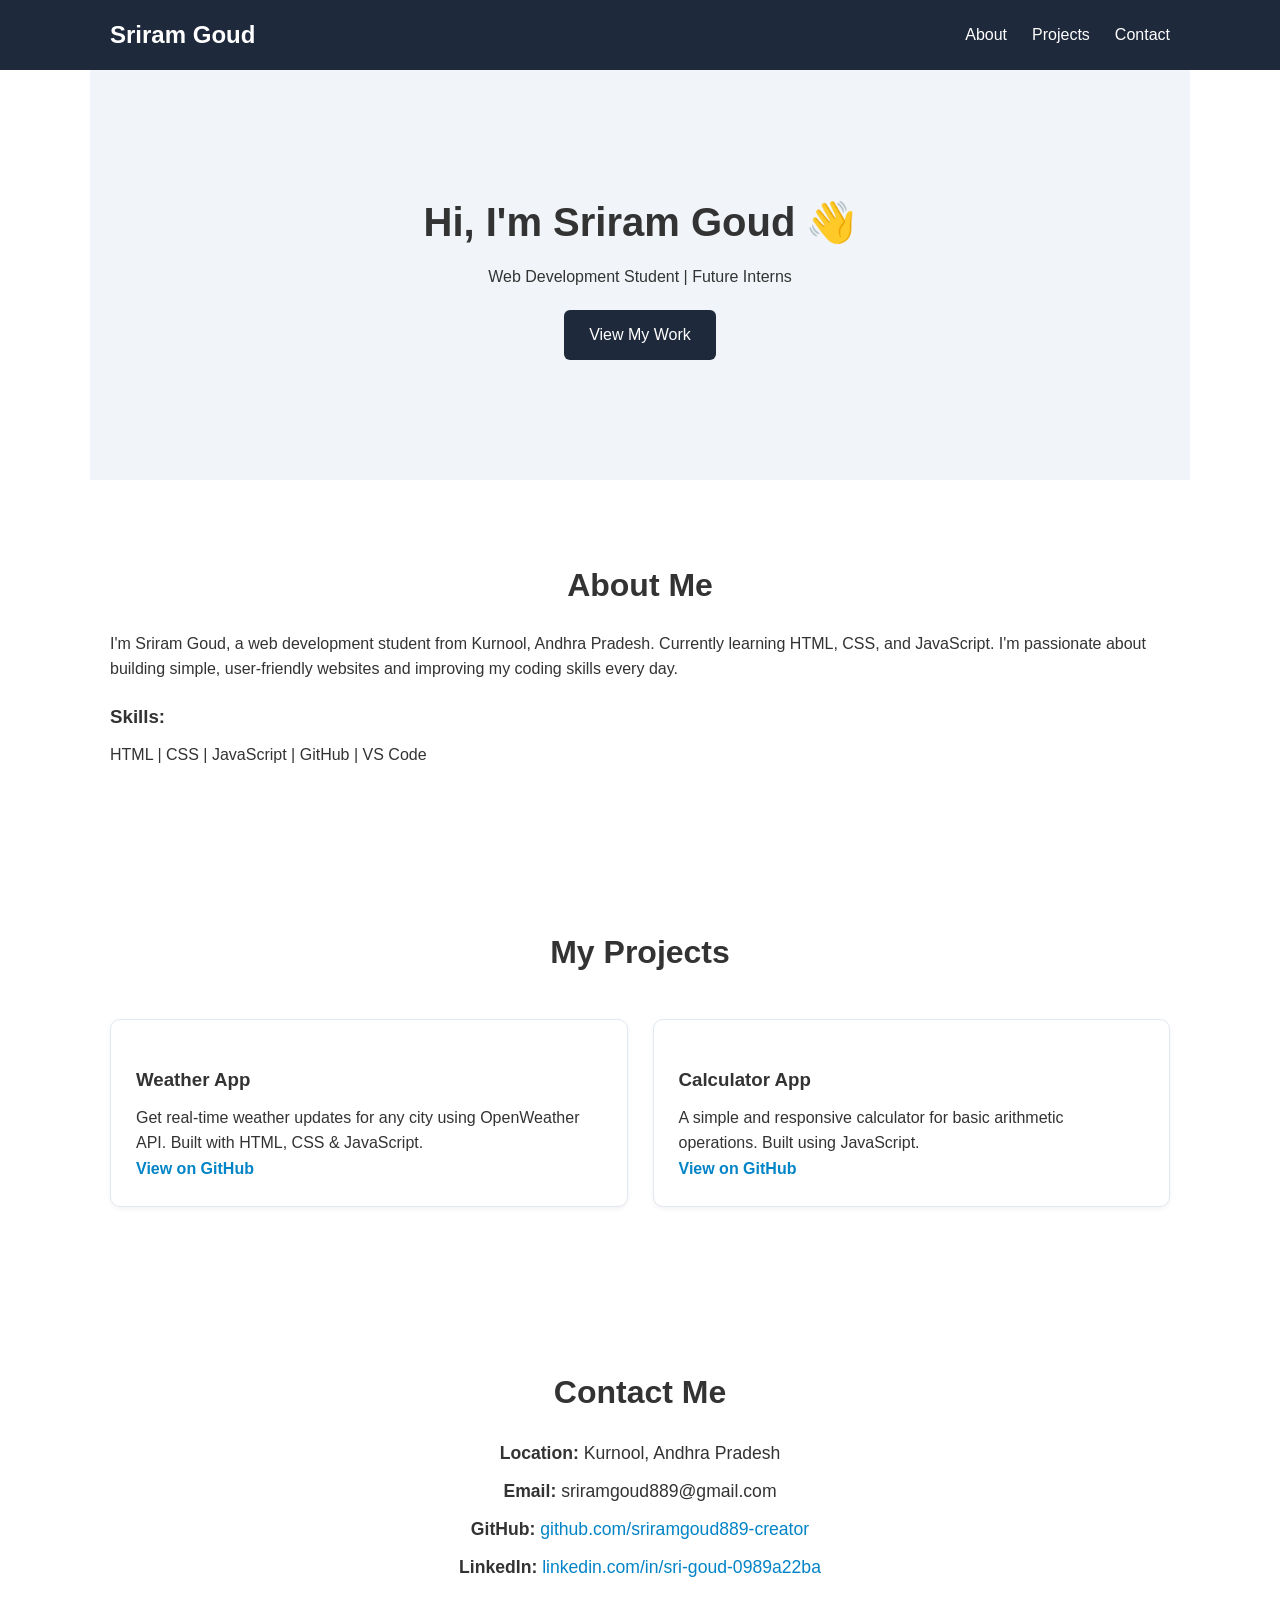
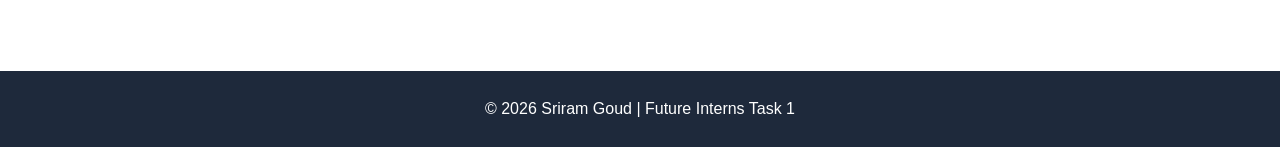
<file: Task-1-Portfolio/index.html>
<!DOCTYPE html>
<html lang="en">
<head>
    <meta charset="UTF-8">
    <meta name="viewport" content="width=device-width, initial-scale=1.0">
    <title>Sriram Goud | Portfolio</title>
    <link rel="stylesheet" href="style.css">
</head>
<body>
    <header>
        <nav>
            <h1>Sriram Goud</h1>
            <ul>
                <li><a href="#about">About</a></li>
                <li><a href="#projects">Projects</a></li>
                <li><a href="#contact">Contact</a></li>
            </ul>
        </nav>
    </header>

    <section class="hero">
        <h2>Hi, I'm Sriram Goud 👋</h2>
        <p>Web Development Student | Future Interns</p>
        <a href="#projects" class="btn">View My Work</a>
    </section>

    <section id="about">
        <h2>About Me</h2>
        <p>I'm Sriram Goud, a web development student from Kurnool, Andhra Pradesh. Currently learning HTML, CSS, and JavaScript. I'm passionate about building simple, user-friendly websites and improving my coding skills every day.</p>
        <h3>Skills:</h3>
        <p>HTML | CSS | JavaScript | GitHub | VS Code</p>
    </section>

    <section id="projects">
        <h2>My Projects</h2>
        <div class="project-grid">
            <div class="card">
                <h3>Weather App</h3>
                <p>Get real-time weather updates for any city using OpenWeather API. Built with HTML, CSS & JavaScript.</p>
                <a href="https://github.com/sriramgoud889-creator/weather-app" target="_blank">View on GitHub</a>
            </div>
            <div class="card">
                <h3>Calculator App</h3>
                <p>A simple and responsive calculator for basic arithmetic operations. Built using JavaScript.</p>
                <a href="https://github.com/sriramgoud889-creator/calculator-app" target="_blank">View on GitHub</a>
            </div>
        </div>
    </section>

    <section id="contact">
        <h2>Contact Me</h2>
        <p><strong>Location:</strong> Kurnool, Andhra Pradesh</p>
        <p><strong>Email:</strong> sriramgoud889@gmail.com</p>
        <p><strong>GitHub:</strong> <a href="https://github.com/sriramgoud889-creator" target="_blank">github.com/sriramgoud889-creator</a></p>
        <p><strong>LinkedIn:</strong> <a href="https://www.linkedin.com/in/sri-goud-0989a22ba" target="_blank">linkedin.com/in/sri-goud-0989a22ba</a></p>
    </section>

    <footer>
        <p>© 2026 Sriram Goud | Future Interns Task 1</p>
    </footer>

    <script src="script.js"></script>
</body>
</html>
</file>
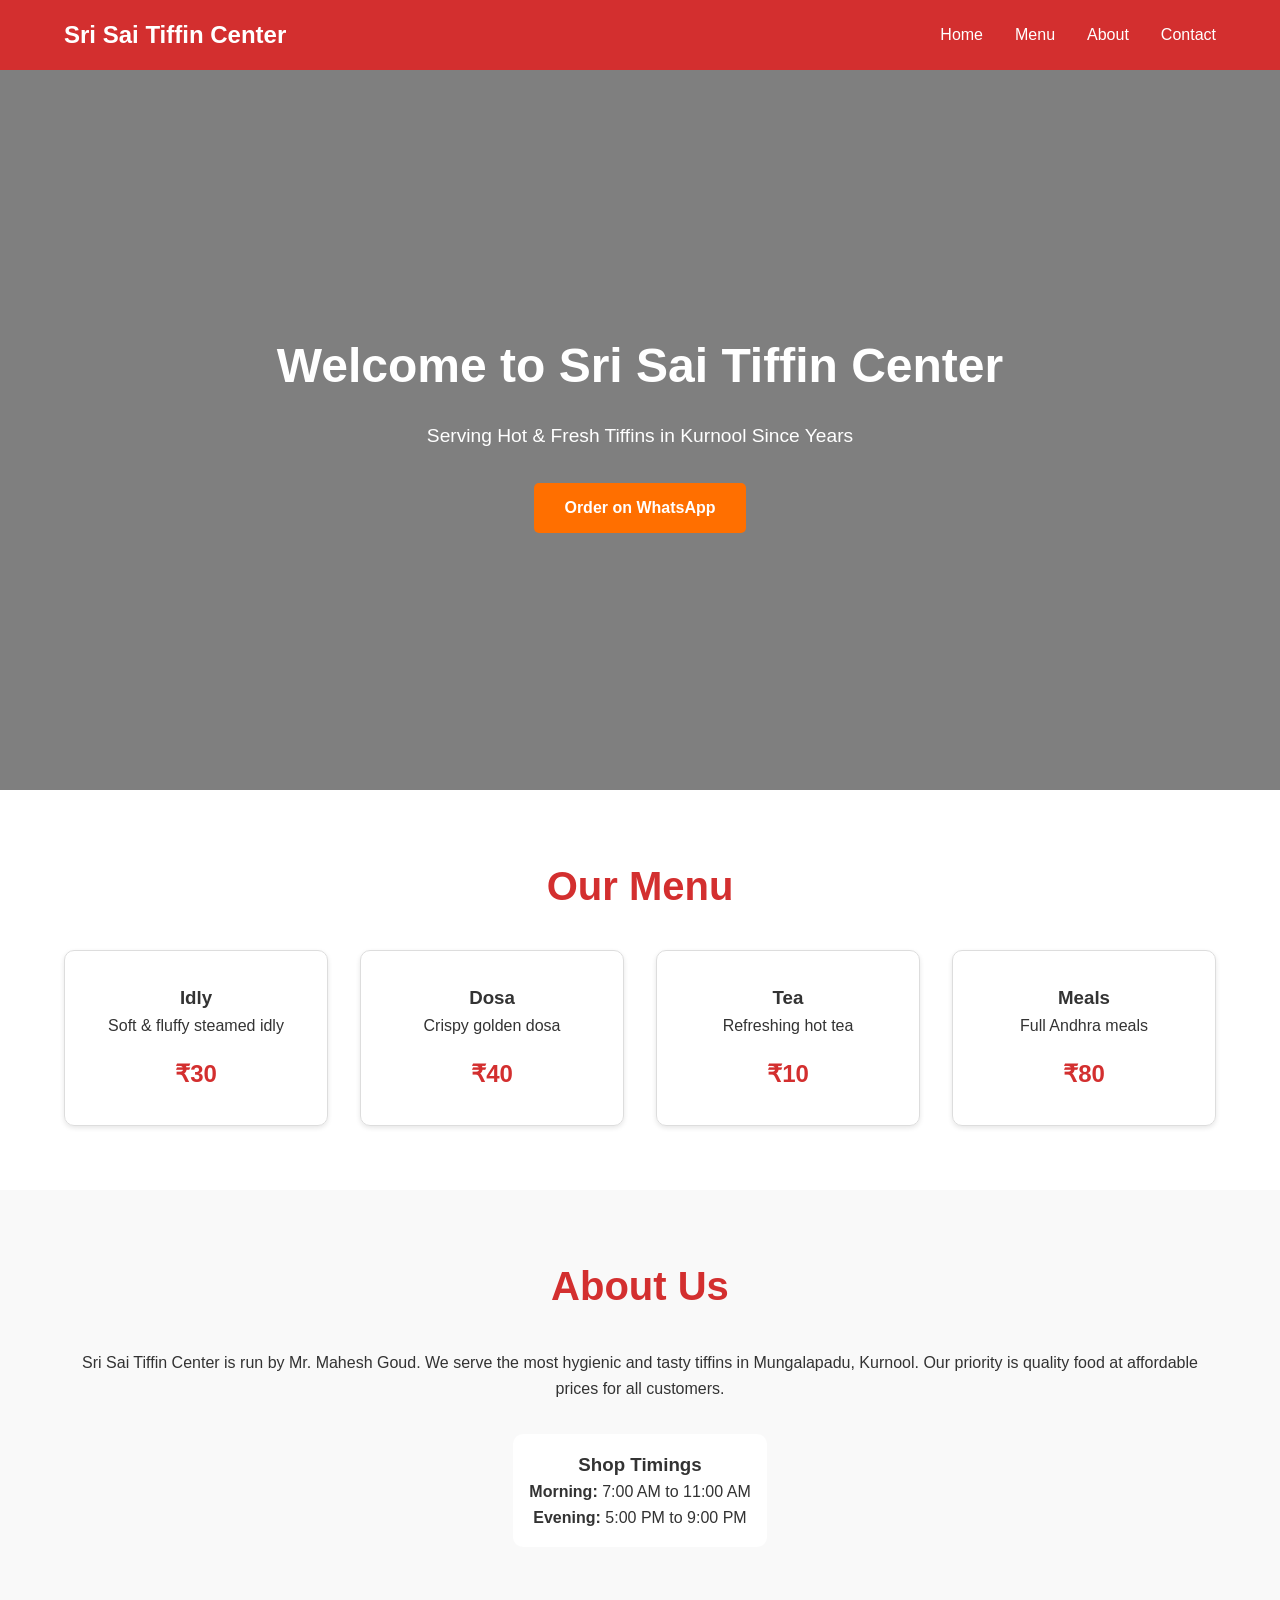
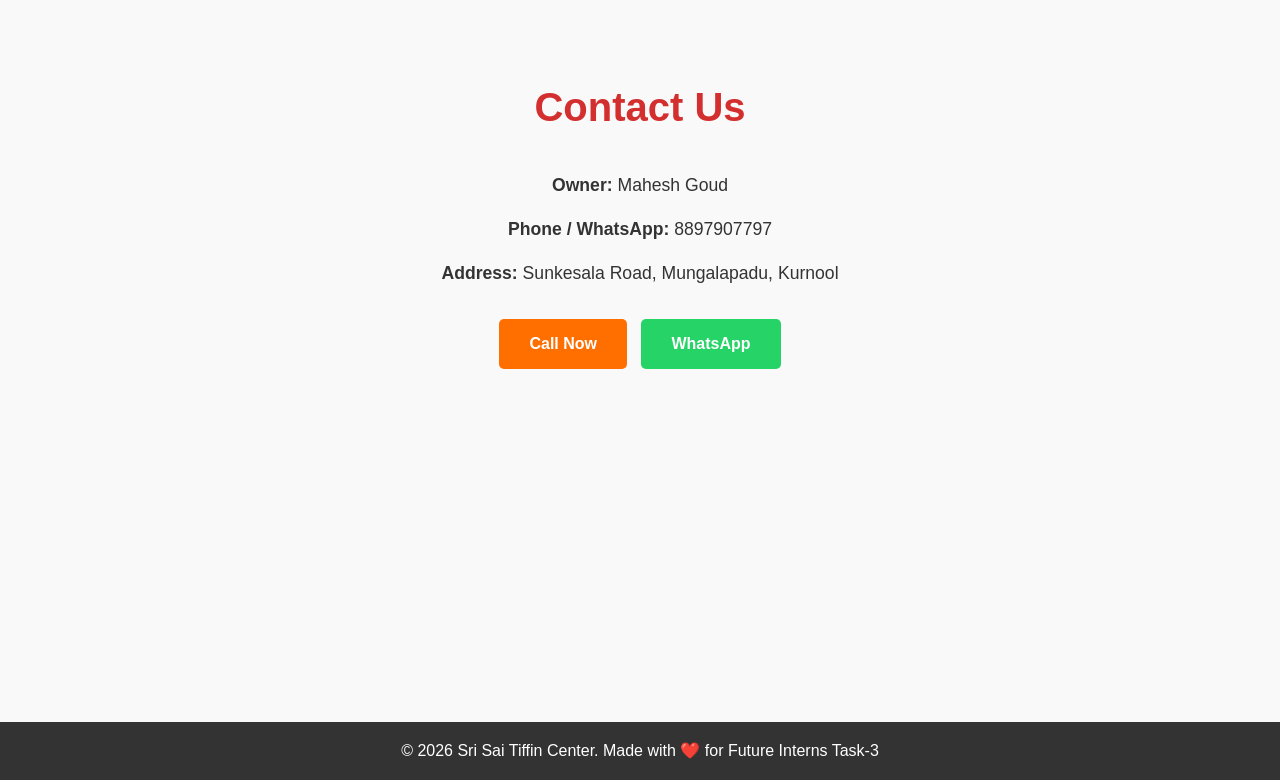
<file: Task-3-Business-Website/index.html>
<!DOCTYPE html>
<html lang="en">
<head>
    <meta charset="UTF-8">
    <meta name="viewport" content="width=device-width, initial-scale=1.0">
    <title>Sri Sai Tiffin Center - Kurnool</title>
    <link rel="stylesheet" href="style.css">
</head>
<body>
    <!-- Navbar -->
    <nav>
        <div class="logo">Sri Sai Tiffin Center</div>
        <ul class="nav-links">
            <li><a href="#home">Home</a></li>
            <li><a href="#menu">Menu</a></li>
            <li><a href="#about">About</a></li>
            <li><a href="#contact">Contact</a></li>
        </ul>
    </nav>

    <!-- Hero Section -->
    <section id="home" class="hero">
        <div class="hero-content">
            <h1>Welcome to Sri Sai Tiffin Center</h1>
            <p>Serving Hot & Fresh Tiffins in Kurnool Since Years</p>
            <a href="https://wa.me/918897907797" class="btn">Order on WhatsApp</a>
        </div>
    </section>

    <!-- Menu Section -->
    <section id="menu" class="menu">
        <h2>Our Menu</h2>
        <div class="menu-items">
            <div class="item">
                <h3>Idly</h3>
                <p>Soft & fluffy steamed idly</p>
                <span class="price">₹30</span>
            </div>
            <div class="item">
                <h3>Dosa</h3>
                <p>Crispy golden dosa</p>
                <span class="price">₹40</span>
            </div>
            <div class="item">
                <h3>Tea</h3>
                <p>Refreshing hot tea</p>
                <span class="price">₹10</span>
            </div>
            <div class="item">
                <h3>Meals</h3>
                <p>Full Andhra meals</p>
                <span class="price">₹80</span>
            </div>
        </div>
    </section>

    <!-- About Section -->
    <section id="about" class="about">
        <h2>About Us</h2>
        <p>Sri Sai Tiffin Center is run by Mr. Mahesh Goud. We serve the most hygienic and tasty tiffins in Mungalapadu, Kurnool. Our priority is quality food at affordable prices for all customers.</p>
        <div class="timings">
            <h3>Shop Timings</h3>
            <p><strong>Morning:</strong> 7:00 AM to 11:00 AM</p>
            <p><strong>Evening:</strong> 5:00 PM to 9:00 PM</p>
        </div>
    </section>

    <!-- Contact Section -->
    <section id="contact" class="contact">
        <h2>Contact Us</h2>
        <div class="contact-info">
            <p><strong>Owner:</strong> Mahesh Goud</p>
            <p><strong>Phone / WhatsApp:</strong> 8897907797</p>
            <p><strong>Address:</strong> Sunkesala Road, Mungalapadu, Kurnool</p>
        </div>
        <div class="buttons">
            <a href="tel:+918897907797" class="btn">Call Now</a>
            <a href="https://wa.me/918897907797" class="btn whatsapp">WhatsApp</a>
        </div>
        <div class="map">
            <iframe src="https://www.google.com/maps?q=Mungalapadu+Kurnool&output=embed" width="100%" height="250" style="border:0;" allowfullscreen="" loading="lazy"></iframe>
        </div>
    </section>

    <footer>
        <p>© 2026 Sri Sai Tiffin Center. Made with ❤️ for Future Interns Task-3</p>
    </footer>

    <script src="script.js"></script>
</body>
</html>
</file>
<file: Task-1-Portfolio/style.css>
* {
    margin: 0;
    padding: 0;
    box-sizing: border-box;
}

body {
    font-family: Arial, sans-serif;
    line-height: 1.6;
    color: #333;
}

header {
    background: #1e293b;
    color: #fff;
    padding: 1rem 0;
    position: sticky;
    top: 0;
}

nav {
    display: flex;
    justify-content: space-between;
    align-items: center;
    max-width: 1100px;
    margin: auto;
    padding: 0 20px;
}

nav ul {
    display: flex;
    list-style: none;
    gap: 25px;
}

nav a {
    color: #fff;
    text-decoration: none;
    font-weight: 500;
}

nav a:hover {
    color: #38bdf8;
}

.hero {
    text-align: center;
    padding: 120px 20px;
    background: #f1f5f9;
}

.hero h2 {
    font-size: 2.5rem;
    margin-bottom: 10px;
}

.btn {
    display: inline-block;
    background: #1e293b;
    color: #fff;
    padding: 12px 25px;
    margin-top: 20px;
    text-decoration: none;
    border-radius: 6px;
    transition: 0.3s;
}

.btn:hover {
    background: #334155;
}

section {
    padding: 80px 20px;
    max-width: 1100px;
    margin: auto;
}

h2 {
    font-size: 2rem;
    margin-bottom: 20px;
    text-align: center;
}

h3 {
    margin-top: 20px;
    margin-bottom: 10px;
}

.project-grid {
    display: grid;
    grid-template-columns: repeat(auto-fit, minmax(300px, 1fr));
    gap: 25px;
    margin-top: 40px;
}

.card {
    border: 1px solid #e2e8f0;
    padding: 25px;
    border-radius: 10px;
    background: #fff;
    box-shadow: 0 2px 5px rgba(0,0,0,0.05);
    transition: 0.3s;
}

.card:hover {
    transform: translateY(-5px);
    box-shadow: 0 4px 10px rgba(0,0,0,0.1);
}

.card a {
    color: #0284c7;
    text-decoration: none;
    font-weight: 600;
}

.card a:hover {
    text-decoration: underline;
}

#contact p {
    text-align: center;
    margin: 10px 0;
    font-size: 1.1rem;
}

#contact a {
    color: #0284c7;
    text-decoration: none;
}

footer {
    background: #1e293b;
    color: #fff;
    text-align: center;
    padding: 25px;
}
</file>
<file: Task-3-Business-Website/style.css>
* {
    margin: 0;
    padding: 0;
    box-sizing: border-box;
    font-family: 'Segoe UI', sans-serif;
}

body {
    line-height: 1.6;
    color: #333;
}

nav {
    display: flex;
    justify-content: space-between;
    align-items: center;
    padding: 1rem 5%;
    background: #d32f2f;
    color: white;
    position: sticky;
    top: 0;
}

.logo {
    font-size: 1.5rem;
    font-weight: bold;
}

.nav-links {
    display: flex;
    list-style: none;
    gap: 2rem;
}

.nav-links a {
    color: white;
    text-decoration: none;
    font-weight: 500;
}

.hero {
    background: linear-gradient(rgba(0,0,0,0.5), rgba(0,0,0,0.5)), url('https://images.unsplash.com/photo-1589301760014-d929f3979dbc') center/cover;
    height: 80vh;
    display: flex;
    align-items: center;
    justify-content: center;
    text-align: center;
    color: white;
}

.hero-content h1 {
    font-size: 3rem;
    margin-bottom: 1rem;
}

.hero-content p {
    font-size: 1.2rem;
    margin-bottom: 2rem;
}

.btn {
    padding: 12px 30px;
    background: #ff6f00;
    color: white;
    text-decoration: none;
    border-radius: 5px;
    font-weight: bold;
    display: inline-block;
}

.btn.whatsapp {
    background: #25D366;
    margin-left: 10px;
}

section {
    padding: 4rem 5%;
    text-align: center;
}

h2 {
    font-size: 2.5rem;
    margin-bottom: 2rem;
    color: #d32f2f;
}

.menu-items {
    display: grid;
    grid-template-columns: repeat(auto-fit, minmax(200px, 1fr));
    gap: 2rem;
    margin-top: 2rem;
}

.item {
    padding: 2rem;
    border: 1px solid #ddd;
    border-radius: 10px;
    box-shadow: 0 2px 5px rgba(0,0,0,0.1);
}

.price {
    display: block;
    margin-top: 1rem;
    font-size: 1.5rem;
    font-weight: bold;
    color: #d32f2f;
}

.about, .contact {
    background: #f9f9f9;
}

.timings {
    margin-top: 2rem;
    padding: 1rem;
    background: white;
    display: inline-block;
    border-radius: 10px;
}

.contact-info p {
    margin: 1rem 0;
    font-size: 1.1rem;
}

.buttons {
    margin: 2rem 0;
}

.map {
    margin-top: 2rem;
    border-radius: 10px;
    overflow: hidden;
}

footer {
    background: #333;
    color: white;
    text-align: center;
    padding: 1rem;
}

@media (max-width: 768px) {
    .nav-links {
        display: none;
    }
    .hero-content h1 {
        font-size: 2rem;
    }
}
</file>
